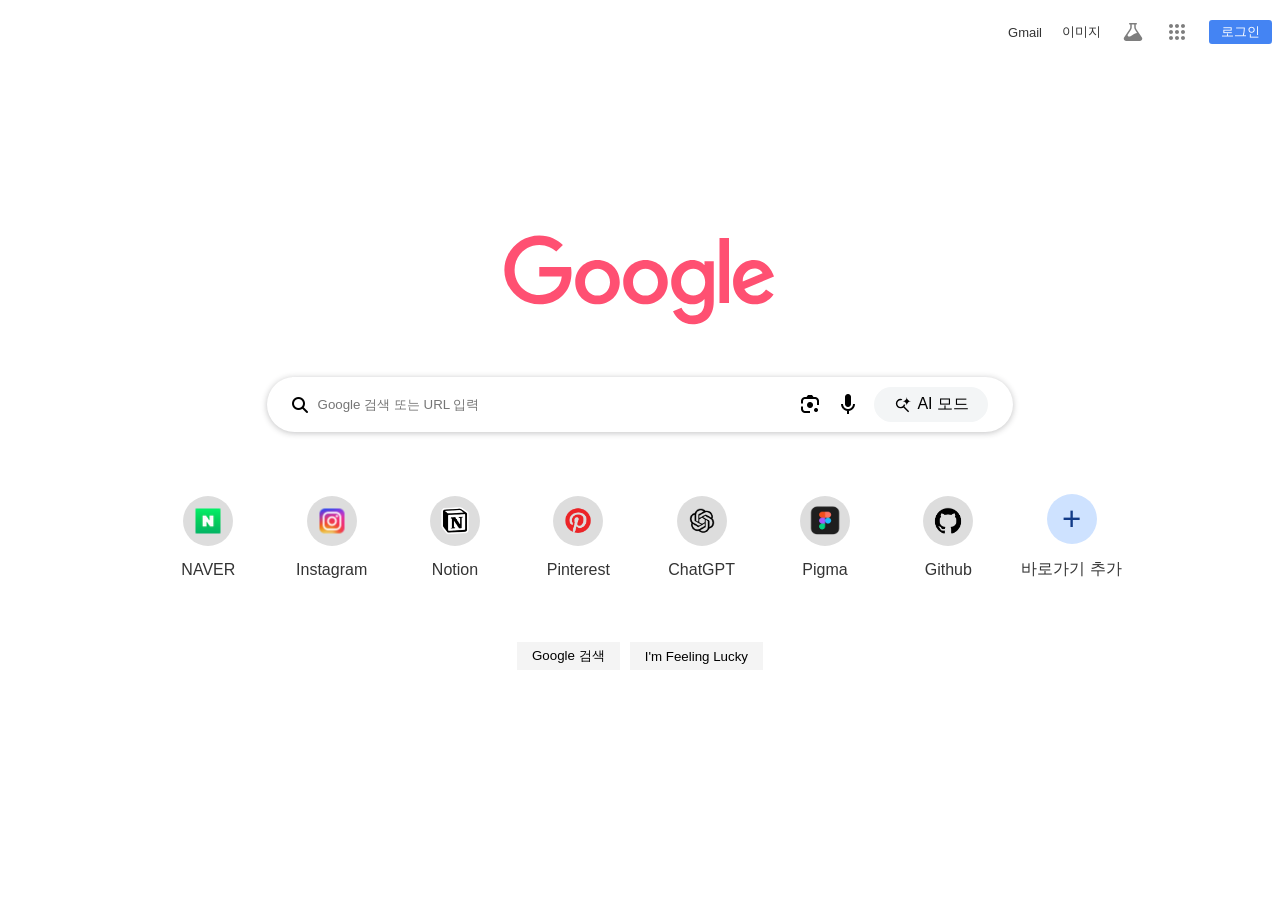
<file: index.html>
<!doctype html>
<html lang="ko">
  <head>
    <meta charset="UTF-8" />
    <meta name="viewport" content="width=device-width, initial-scale=1.0" />
    <title>Google</title>
    <!-- 폰트어썸 -->
    <link
      rel="stylesheet"
      href="https://cdnjs.cloudflare.com/ajax/libs/font-awesome/6.5.2/css/all.min.css"
      integrity="sha512-SnH5WK+bZxgPHs44uWIX+LLJAJ9/2PkPKZ5QiAj6Ta86w+fsb2TkcmfRyVX3pBnMFcV7oQPJkl9QevSCWr3W6A=="
      crossorigin="anonymous"
      referrerpolicy="no-referrer"
    />
    <link rel="stylesheet" href="css/main.css" />
  </head>
  <body>
    <!-- nav -->
    <nav>
      <a href="#" id="mail">Gmail</a>
      <a href="#" id="imgs">이미지</a>
      <div class="navIcon">
        <a href="#" class="navICon-a" aria-label="Search Labs">
          <svg
            class="gb_E"
            focusable="false"
            height="24px"
            viewBox="0 -960 960 960"
            width="24px"
          >
            <path
              d="M209-120q-42 0-70.5-28.5T110-217q0-14 3-25.5t9-21.5l228-341q10-14 15-31t5-34v-110h-20q-13 0-21.5-8.5T320-810q0-13 8.5-21.5T350-840h260q13 0 21.5 8.5T640-810q0 13-8.5 21.5T610-780h-20v110q0 17 5 34t15 31l227 341q6 9 9.5 20.5T850-217q0 41-28 69t-69 28H209Zm221-660v110q0 26-7.5 50.5T401-573L276-385q-6 8-8.5 16t-2.5 16q0 23 17 39.5t42 16.5q28 0 56-12t80-47q69-45 103.5-62.5T633-443q4-1 5.5-4.5t-.5-7.5l-78-117q-15-21-22.5-46t-7.5-52v-110H430Z"
            ></path>
          </svg>
        </a>
        <a href="#" class="navICon-a" aria-label="Goggle 앱">
          <svg class="gb_F" focusable="false" viewBox="0 0 24 24">
            <path
              d="M6,8c1.1,0 2,-0.9 2,-2s-0.9,-2 -2,-2 -2,0.9 -2,2 0.9,2 2,2zM12,20c1.1,0 2,-0.9 2,-2s-0.9,-2 -2,-2 -2,0.9 -2,2 0.9,2 2,2zM6,20c1.1,0 2,-0.9 2,-2s-0.9,-2 -2,-2 -2,0.9 -2,2 0.9,2 2,2zM6,14c1.1,0 2,-0.9 2,-2s-0.9,-2 -2,-2 -2,0.9 -2,2 0.9,2 2,2zM12,14c1.1,0 2,-0.9 2,-2s-0.9,-2 -2,-2 -2,0.9 -2,2 0.9,2 2,2zM16,6c0,1.1 0.9,2 2,2s2,-0.9 2,-2 -0.9,-2 -2,-2 -2,0.9 -2,2zM12,8c1.1,0 2,-0.9 2,-2s-0.9,-2 -2,-2 -2,0.9 -2,2 0.9,2 2,2zM18,14c1.1,0 2,-0.9 2,-2s-0.9,-2 -2,-2 -2,0.9 -2,2 0.9,2 2,2zM18,20c1.1,0 2,-0.9 2,-2s-0.9,-2 -2,-2 -2,0.9 -2,2 0.9,2 2,2z"
            ></path>
            <image
              src="https://ssl.gstatic.com/gb/images/bar/al-icon.png"
              alt=""
              height="24"
              width="24"
              style="border: none; display: none \9"
            ></image>
          </svg>
        </a>
        <!-- 로그인 -->
        <a href="#">
          <button id="login" onclick="window.open('login.html')">로그인</button>
        </a>
      </div>
    </nav>
    <!-- main -->
    <main class="main-wrap">
      <!-- 로고 -->
      <div class="g-logo"></div>
      <!-- 검색 입력창 -->
      <div class="search_bar">
        <!-- left -->
        <div class="left">
          <!-- 아이콘 -->
          <i class="fa-solid fa-magnifying-glass"></i>
          <!-- 검색 입력창 -->
          <input type="text" placeholder="Google 검색 또는 URL 입력" />
        </div>
        <!-- rigth - 아이콘 -->
        <div class="right">
          <a href="#"><img src="images/Frame.png" alt="검색" /></a>
          <a href="#"
            ><img src="images/googlemic_color_24dp.png" alt="음성"
          /></a>
          <button class="ai-btn" title="Google 검색의 AI 모드에서 질문하기">
            <img src="images/search_spark.svg" alt="서치" /> AI 모드
          </button>
        </div>
      </div>
      <!-- 검색 리스트 -->
      <div class="search-plus">
        <ul>
          <li>
            <a href="https://www.naver.com/">
              <div class="roundBox">
                <img src="images/naver.png" alt="네이버아이콘" />
              </div>
              <p>NAVER</p>
            </a>
            <div class="more">
              <img src="images/icon_more_vert.svg" alt="더보기" />
            </div>
          </li>
          <li>
            <a href="https://www.instagram.com/">
              <div class="roundBox">
                <img src="images/instagram_icon.png" alt="인스타그램아이콘" />
              </div>
              <p>Instagram</p>
            </a>
            <div class="more">
              <img src="images/icon_more_vert.svg" alt="더보기" />
            </div>
          </li>
          <li>
            <a href="https://www.notion.com/ko">
              <div class="roundBox">
                <img id="notion" src="images/notion_icon.png" alt="노션아이콘" />
              </div>
              <p>Notion</p>
            </a>
            <div class="more">
              <img src="images/icon_more_vert.svg" alt="더보기" />
            </div>
          </li>
          <li>
            <a href="https://kr.pinterest.com/">
              <div class="roundBox">
                <img
                  id="pinterest"
                  src="images/pinterest_logo.png"
                  alt="핀터레스트아이콘"
                />
              </div>
              <p>Pinterest</p>
            </a>
            <div class="more">
              <img src="images/icon_more_vert.svg" alt="더보기" />
            </div>
          </li>
          <li>
            <a href="https://chatgpt.com/">
              <div class="roundBox">
                <img id="chat" src="images/chatGPT_icon.png" alt="챗지피티아이콘" />
              </div>
              <p>ChatGPT</p>
            </a>
            <div class="more">
              <img src="images/icon_more_vert.svg" alt="더보기" />
            </div>
          </li>
          <li>
            <a href="https://www.figma.com/">
              <div class="roundBox">
                <img id="pigma" src="images/figma_icon.png" alt="피그마아이콘" />
              </div>
              <p>Pigma</p>
            </a>
            <div class="more">
              <img src="images/icon_more_vert.svg" alt="더보기" />
            </div>
          </li>
          <li>
            <a href="https://github.com/">
              <div class="roundBox">
                <img id="git" src="images/github_icon.png" alt="깃허브아이콘" />
              </div>
              <p>Github</p>
            </a>
            <div class="more">
              <img src="images/icon_more_vert.svg" alt="더보기" />
            </div>
          </li>
          <li>
            <a href="#">
              <div class="roundBox" id="plus"><span>+</span></div>
              <p>바로가기 추가</p>
            </a>
            <div class="more">
              <img src="images/icon_more_vert.svg" alt="더보기" />
            </div>
          </li>
        </ul>
      </div>
      <!-- 검색 버튼 -->
       <div class="search-btn">
        <button>Google 검색</button>
        <button>I'm Feeling Lucky</button>
       </div>
    </main>
  </body>
</html>
</file>
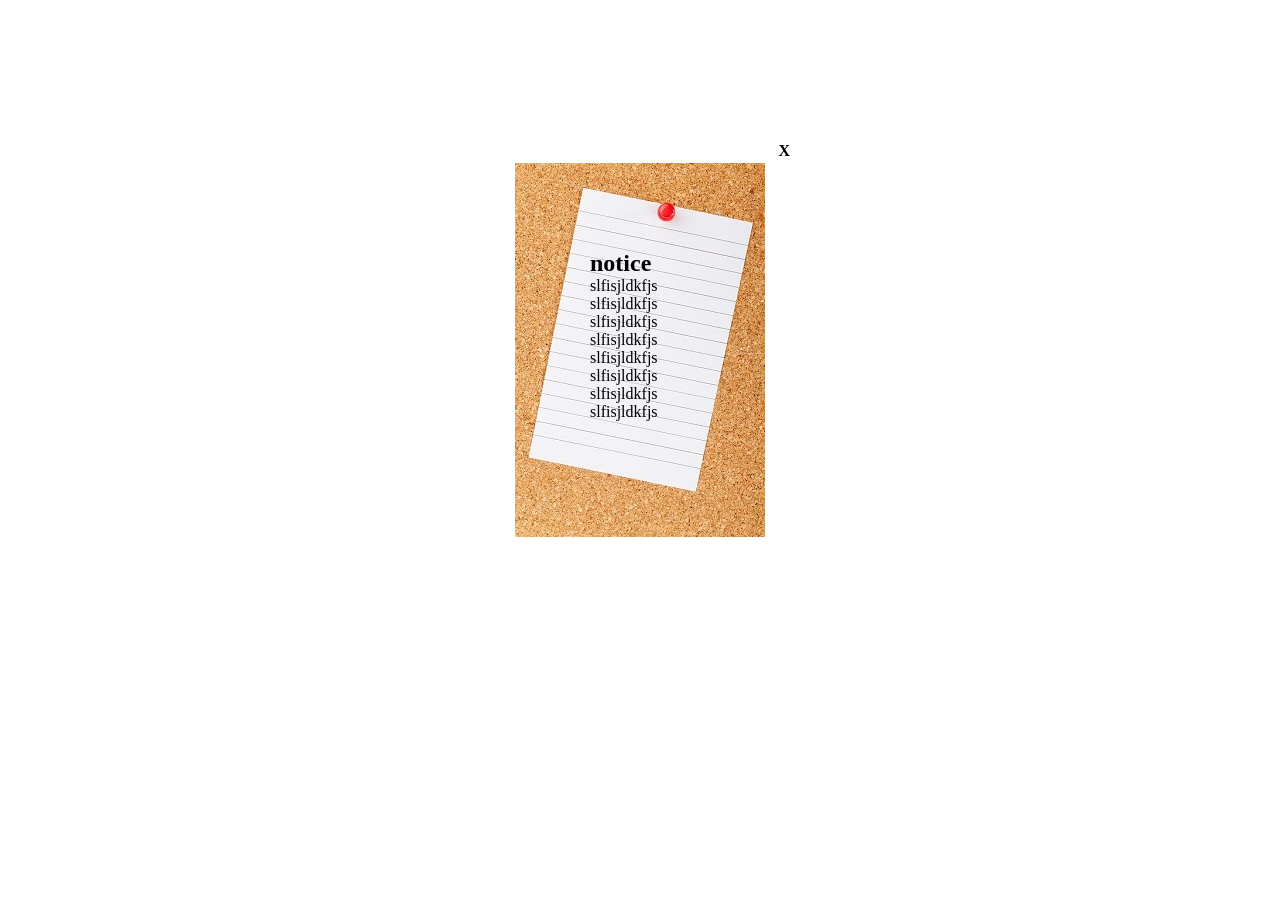
<file: notice.html>
<!DOCTYPE html>
<html lang="ko">
<head>
    <meta charset="UTF-8">
    <meta name="viewport" content="width=device-width, initial-scale=1.0">
    <link rel="stylesheet" href="css/notice.css">
    <title>공지사항</title>
</head>
<body>
    <div class="container">
        <h2>notice</h2>
        <p>slfisjldkfjs</p>
        <p>slfisjldkfjs</p>
        <p>slfisjldkfjs</p>
        <p>slfisjldkfjs</p>
        <p>slfisjldkfjs</p>
        <p>slfisjldkfjs</p>
        <p>slfisjldkfjs</p>
        <p>slfisjldkfjs</p>
        <!-- 누르면 윈도우에서 닫을꺼다 ( notice.html 창을 ) -->
        <span onclick="window.close('notice.html')">X</span>
    </div>
</body>
</html>
</file>
<file: css/main.css>
* {
  margin: 0;
  padding: 0;
  box-sizing: border-box;
}
ul,
li {
  list-style: none;
}
body {
  font-family: Arial, Helvetica, sans-serif;
}
a {
  text-decoration: none;
  color: #333;
}
/* nav */
nav {
  width: 100%;
  font-size: 13px;
  padding: 20px 8px;
  /* background-color: antiquewhite; */
  display: flex;
  align-items: center;
  gap: 20px;
  justify-content: flex-end;
}
nav > a:hover {
  text-decoration: underline;
}
/* navIcon */
.navIcon {
  display: flex;
  align-items: center;
  gap: 20px;
}
.navICon-a {
  position: relative;
  width: 24px;
  height: 24px;
  opacity: 0.5;
  transition: all 0.5s;
}
.navICon-a:hover {
  opacity: 1;
}
.navICon-a::after {
  content: "";
  position: absolute;
  top: -5px;
  left: -5px;
  display: block;
  width: 34px;
  height: 34px;
  border-radius: 50%;
  opacity: 0;
  transition: all 0.5s;
  background-color: rgba(0, 0, 0, 0.2);
}
.navICon-a:hover::after {
  opacity: 1;
}
.navICon-a::before {
  content: attr(aria-label);
  position: absolute;
  top: 36px;
  left: 50%;
  transform: translateX(-50%);
  font-size: 12px;
  padding: 5px 10px;
  border-radius: 3px;
  /* 글자 줄바꿈 방지 */
  white-space: nowrap;
  /* background-color: rgba(0, 0, 0, 0.8); */
  background-color: #222;
  opacity: 0;
  visibility: hidden;
  transition: all 1s;
  color: #fff;
}
.navICon-a:hover::before {
  opacity: 1;
  visibility: visible;
}
.navICon-a svg {
  width: 100%;
}
/* login */
#login {
  padding: 3px 12px;
  color: #fff;
  border: 0;
  background-color: #4484f3;
  border-radius: 3px;
  cursor: pointer;
}
/* 메인 */
.main-wrap {
  width: 100%;
  display: flex;
  flex-direction: column;
  align-items: center;
  gap: 50px;
  padding-top: 171px;
}
.g-logo {
  /* mask-image : 이미지는 안보이고 모양만 남고 색으로 채워짐 */
  mask-image: url("../images/google_logo.svg");
  width: 272px;
  height: 92px;
  background-color: #ff5072;
}
/* 검색영역 */
.search_bar {
  width: 90%;
  max-width: 746px;
  min-width: 337px;
  padding: 10px 25px;

  background-color: #fff;
  border-radius: 100px;
  display: flex;
  justify-content: space-between;
  align-items: center;
  box-shadow: rgba(32, 33, 36, 0.28) 0px 1px 6px 0px;
}
.left {
  display: flex;
  align-items: center;
  gap: 1%;
  width: 65%;
  background-color: #fff;
}
.left input {
  /* all: unset; */
  border: none;
  outline: none;
  width: 100%;
  padding: 5px;
  /* max-width: 200px; */
  /* 한줄로 */
  white-space: nowrap;
  /* 넘치면 숨김 */
  overflow: hidden;
  /* ...표시 */
  text-overflow: ellipsis;
  /* background-color: red; */
}
.right {
  width: 27%;
  min-width: 190px;
  display: flex;
  justify-content: space-between;
  align-items: center;
  gap: 3%;
  /* background-color: aquamarine; */
}
.right a {
  width: 24px;
  margin-top: 3px;
}
.right a img {
  width: 100%;
  filter: brightness(0);
}
.ai-btn {
  all: unset;
  /* width: 93px; */
  display: flex;
  align-items: flex-end;
  gap: 5px;
  border-radius: 50px;
  background-color: #f3f5f6;
  padding: 4px 16px;
  cursor: pointer;
  border: 3px solid transparent;
  font-family: "Segoe UI", Tahoma, Geneva, Verdana, sans-serif;
}
.ai-btn img {
  /* display: block;
  width: 19px; */
}
.ai-btn:hover {
  animation: aiBorder 3s linear infinite;
  background:
    linear-gradient(#fff, #fff) padding-box,
    linear-gradient(120deg, #ff6ec4, #7873f5, #4facfe, #43e97b, #ff6ec4)
      border-box;
  background-size: 400% 100%;
}
@keyframes aiBorder {
  to {
    background-position: 400% 0;
  }
}
.ai-btn img {
  display: block;
  width: 19px;
  filter: brightness(0);
}

@media (max-width: 670px) {
  .left input {
    /* 너비 반드시 설정!!! */
    max-width: 200px;
    /* 한줄로 */
    white-space: nowrap;
    /* 넘치면 숨김 */
    overflow: hidden;
    /* ...표시 */
    text-overflow: ellipsis;
  }
}


/* 바로가기 - 검색 리스트 */
.search-plus {
  width: 100%;
  max-width: 1000px;
  min-width: 250px;
  /* background-color: #ff6ec4; */
}
.search-plus ul {
  display: flex;
  justify-content: space-evenly;
  flex-wrap: wrap;
}
.search-plus li {
  position: relative;
  transition: all 0.3s;
}
.roundBox {
  position: relative;
  width: 50px;
  height: 50px;
  border-radius: 50%;
  background-color: #ddd;
}
.roundBox img {
  position: absolute;
  top: 50%;
  left: 50%;
  transform: translate(-50%, -50%);
  width: 50%;
}
#pigma {
  width: 70%;
}
#notion,
#pinterest,
#git {
  width: 100%;
}
#chat {
  width: 150%;
}
/* 바로가기 추가 버튼 */
#plus {
  background-color: #cee2ff;
  position: relative;
}

#plus span {
  color: #123b88;
  font-size: 33px;
  position: absolute;
  top: 50%;
  left: 50%;
  transform: translate(-50%, -50%);
}
.search-plus a {
  position: relative;
  display: flex;
  flex-direction: column;
  align-items: center;
  justify-content: center;
  gap: 15px;
  height: 110px;
  width: 110px;
  z-index: 99;
}
/* more */
.more {
  position: absolute;
  top: 0;
  left: 0;
  width: 100%;
  height: 100%;
  background-color: rgba(0, 0, 0, 0.2);
  border-radius: 3px;
  opacity: 0;
  transition: all 0.3s;
}
.more img {
  position: absolute;
  right: 0;
  opacity: 0;
}
/* 호버 */
.search-plus li:hover .more{
  opacity: 1;

}
.search-plus li:hover .more img{
  opacity: 1;
  transition: all 0.5s;
  /* 0.5초 뒤에 나타남 */
  transition-delay: 0.5s;
}

/* 검색버튼 */
.search-btn{
  width: 50%;
  display: flex;
  justify-content: center;
  gap: 10px;
}
.search-btn button{
  border: 0;
  padding: 5px 15px;
  background-color: #f4f4f4;
}
.search-btn button:hover{
  color: #333;
  background: linear-gradient(to bottom, #ffffff 0%, #f6f6f6 47%, #ededed 100%);
  box-shadow: 0px 1px 3px rgba(0, 0, 0, 0.2);
  cursor: pointer;
}
</file>
<file: css/notice.css>
*{
    margin: 0;
    padding: 0;
    box-sizing: border-box;
}
.container{
    position: relative;
    margin: 150px auto;
    width: 300px;
    height: 400px;
    background:url("../images/notice.jpg") no-repeat center;
    padding: 100px;
}
.container span{
    position: absolute;
    right: 0;
    top: -8px;
    cursor: pointer;
    font-weight: bold;
}
</file>
